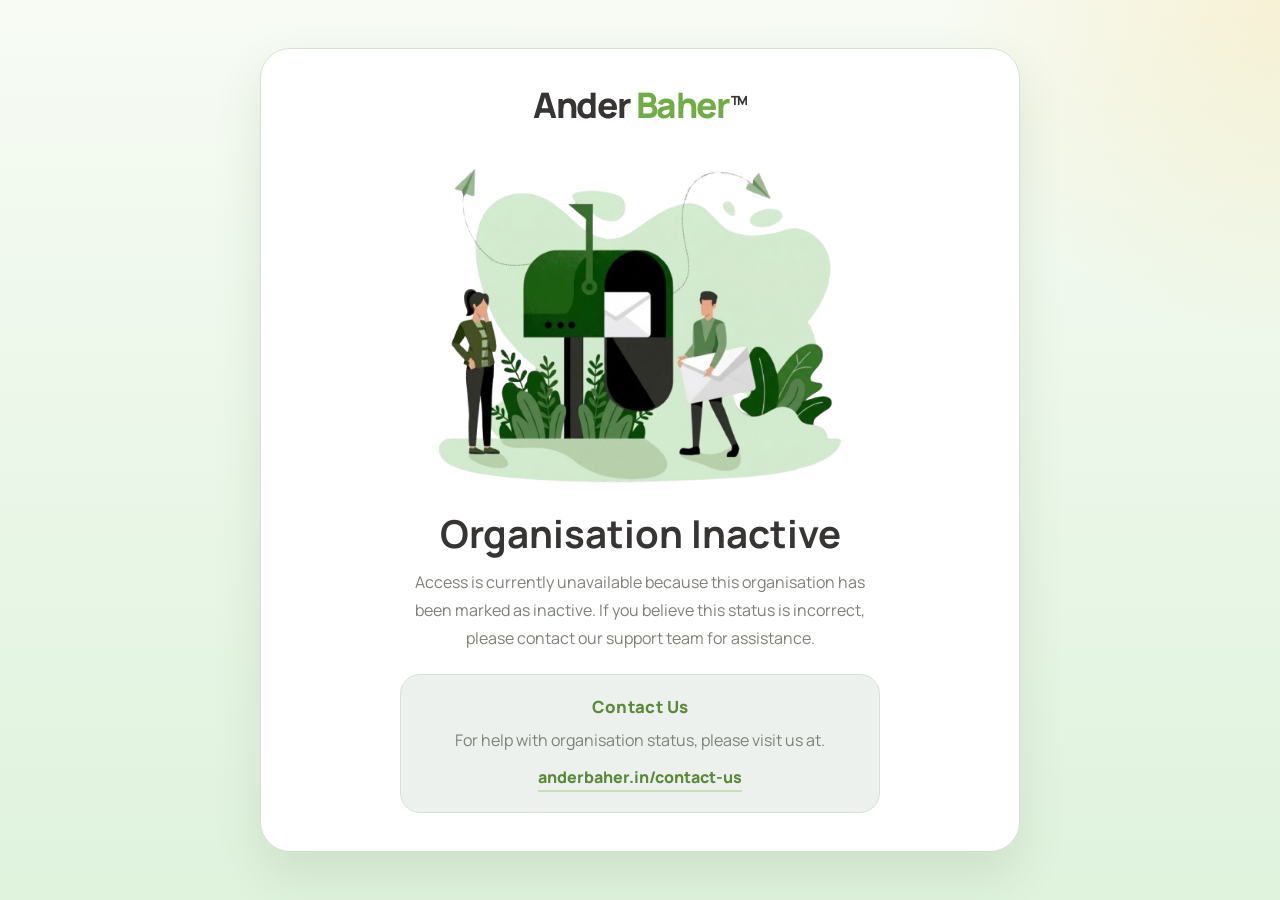
<file: ab-attendance/help/contact-us-org-inactive.html>
<!doctype html>
<html lang="en">
<head>
  <meta charset="utf-8" />
  <meta name="viewport" content="width=device-width, initial-scale=1" />
  <title>Contact Us | Organisation Inactive | Ander Baher™</title>
  <meta
    name="description"
    content="Support page for organisations that are currently inactive in Ander Baher™."
  />
  <link rel="preconnect" href="https://fonts.googleapis.com" />
  <link rel="preconnect" href="https://fonts.gstatic.com" crossorigin />
  <link
    href="https://fonts.googleapis.com/css2?family=Manrope:wght@500;700;800&display=swap"
    rel="stylesheet"
  />
  <link rel="stylesheet" href="./contact-us.css" />
</head>
<body>
  <main class="page">
    <section class="card">
      <div class="brand">
        <span class="brand-wordmark">Ander <span class="brand-baher">Baher</span><sup>TM</sup></span>
      </div>
      <div class="art">
        <img
          src="./assets/contact-us-image.png"
          alt="Illustration of people near a mailbox and support letters"
        />
      </div>
      <h1>Organisation Inactive</h1>
      <p class="error-text">
        Access is currently unavailable because this organisation has been marked as inactive.
        If you believe this status is incorrect, please contact our support team for assistance.
      </p>
      <a class="contact-block contact-link-block" href="https://anderbaher.in/contact-us/">
        <p class="contact-title">Contact Us</p>
        <p class="contact-copy">
          For help with organisation status, please visit us at.
        </p>
        <span class="email-link">
          anderbaher.in/contact-us
        </span>
      </a>
    </section>
  </main>
</body>
</html>
</file>
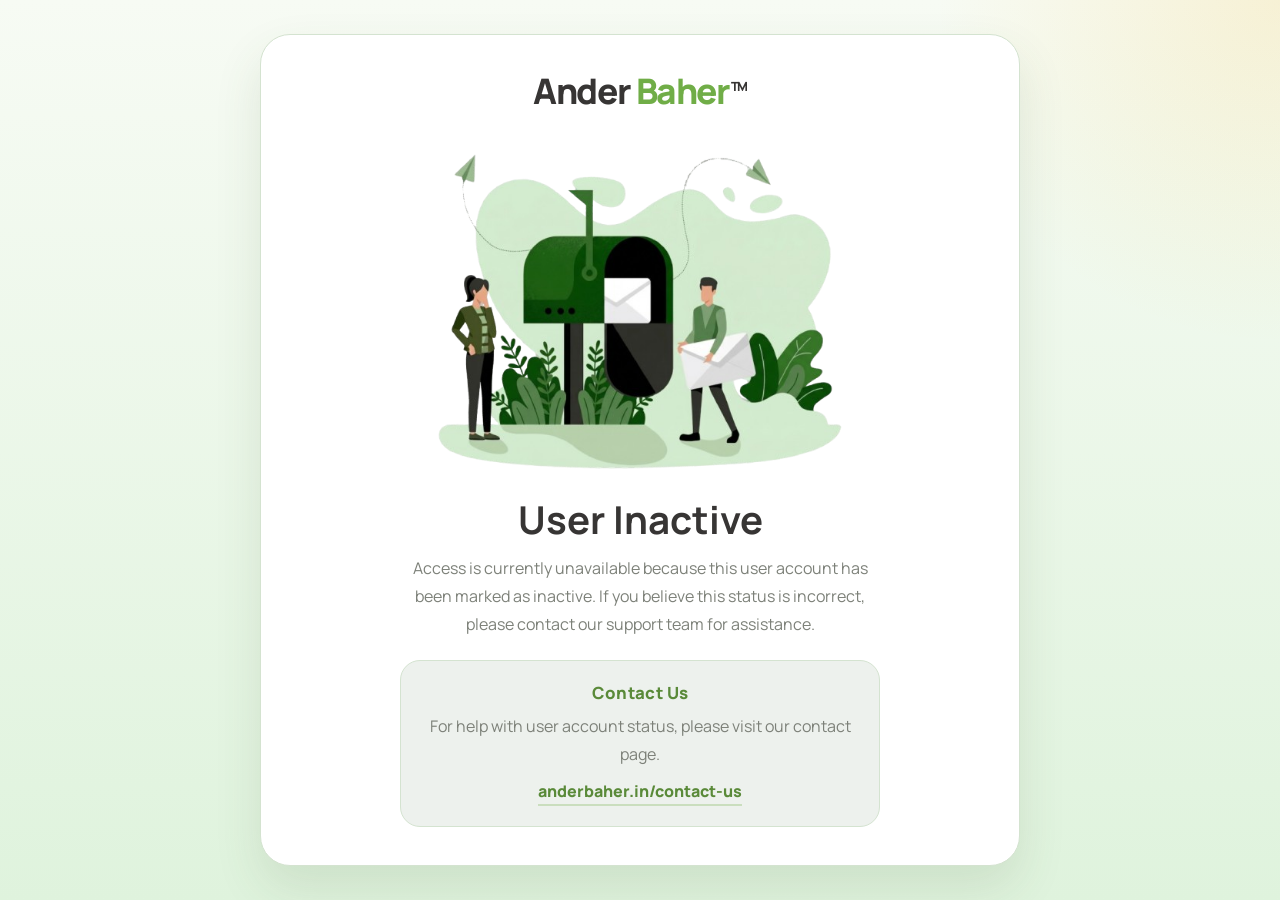
<file: ab-attendance/help/contact-us-user-inactive.html>
<!doctype html>
<html lang="en">
<head>
  <meta charset="utf-8" />
  <meta name="viewport" content="width=device-width, initial-scale=1" />
  <title>Contact Us | User Inactive | Ander Baher™</title>
  <meta
    name="description"
    content="Support page for users whose Ander Baher™ account is currently inactive."
  />
  <link rel="preconnect" href="https://fonts.googleapis.com" />
  <link rel="preconnect" href="https://fonts.gstatic.com" crossorigin />
  <link
    href="https://fonts.googleapis.com/css2?family=Manrope:wght@500;700;800&display=swap"
    rel="stylesheet"
  />
  <link rel="stylesheet" href="./contact-us.css" />
</head>
<body>
  <main class="page">
    <section class="card">
      <div class="brand">
        <span class="brand-wordmark">Ander <span class="brand-baher">Baher</span><sup>TM</sup></span>
      </div>
      <div class="art">
        <img
          src="./assets/contact-us-image.png"
          alt="Illustration of people near a mailbox and support letters"
        />
      </div>
      <h1>User Inactive</h1>
      <p class="error-text">
        Access is currently unavailable because this user account has been marked as inactive.
        If you believe this status is incorrect, please contact our support team for assistance.
      </p>
      <a class="contact-block contact-link-block" href="https://anderbaher.in/contact-us/">
        <p class="contact-title">Contact Us</p>
        <p class="contact-copy">
          For help with user account status, please visit our contact page.
        </p>
        <span class="email-link">
          anderbaher.in/contact-us
        </span>
      </a>
    </section>
  </main>
</body>
</html>
</file>
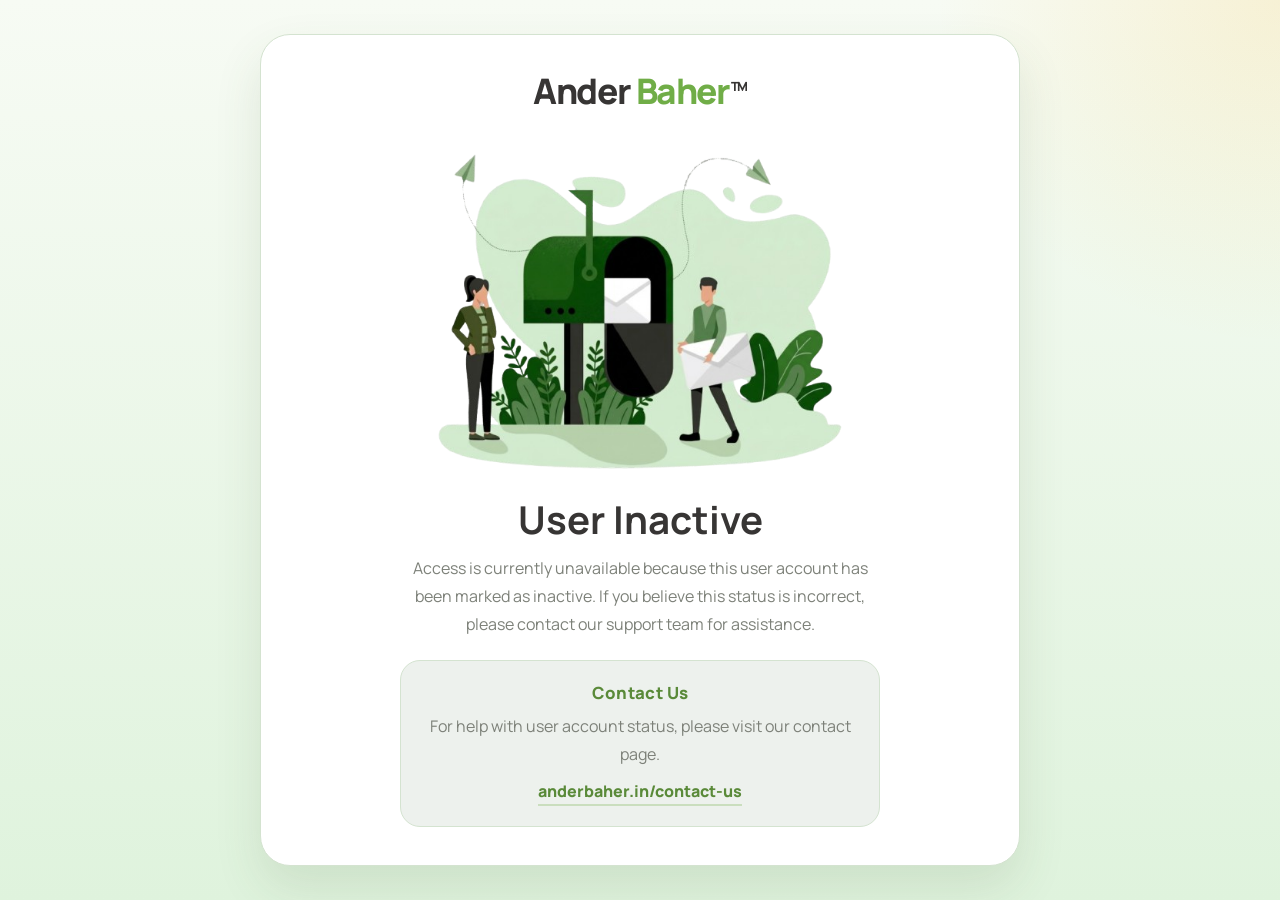
<file: ab-attendance/help/contact-us-user.html>
<!doctype html>
<html lang="en">
<head>
  <meta charset="utf-8" />
  <meta name="viewport" content="width=device-width, initial-scale=1" />
  <title id="page-title">Contact Us | User Inactive | Ander Baher™</title>
  <meta
    id="page-description"
    name="description"
    content="Support page for users whose Ander Baher™ account is currently inactive."
  />
  <link rel="preconnect" href="https://fonts.googleapis.com" />
  <link rel="preconnect" href="https://fonts.gstatic.com" crossorigin />
  <link
    href="https://fonts.googleapis.com/css2?family=Manrope:wght@500;700;800&display=swap"
    rel="stylesheet"
  />
  <link rel="stylesheet" href="./contact-us.css" />
</head>
<body>
  <main class="page">
    <section class="card">
      <div class="brand">
        <span class="brand-wordmark">Ander <span class="brand-baher">Baher</span><sup>TM</sup></span>
      </div>
      <div class="art">
        <img
          src="./assets/contact-us-image.png"
          alt="Illustration of people near a mailbox and support letters"
        />
      </div>
      <h1 id="issue-title">User Inactive</h1>
      <p id="issue-message" class="error-text">
        Access is currently unavailable because this user account has been marked as inactive.
        If you believe this status is incorrect, please contact our support team for assistance.
      </p>
      <a class="contact-block contact-link-block" href="https://anderbaher.in/contact-us/">
        <p class="contact-title">Contact Us</p>
        <p id="contact-copy" class="contact-copy">
          For help with user account status, please visit our contact page.
        </p>
        <span class="email-link">
          anderbaher.in/contact-us
        </span>
      </a>
    </section>
  </main>
  <script>
    (function () {
      var reason = new URLSearchParams(window.location.search).get('reason') || 'inactive';

      var contentByReason = {
        inactive: {
          title: 'Contact Us | User Inactive | Ander Baher™',
          description: 'Support page for users whose Ander Baher™ account is currently inactive.',
          heading: 'User Inactive',
          message:
            'Access is currently unavailable because this user account has been marked as inactive. If you believe this status is incorrect, please contact our support team for assistance.',
          contactCopy: 'For help with user account status, please visit our contact page.'
        },
        'not-found': {
          title: 'Contact Us | User Not Found | Ander Baher™',
          description: 'Support page for users whose Ander Baher™ account could not be found.',
          heading: 'User Not Found',
          message:
            'Access is currently unavailable because we could not find a user account matching the details provided. If you believe this is incorrect, please contact our support team for assistance.',
          contactCopy: 'For help with missing user account records, please visit our contact page.'
        }
      };

      var selected = contentByReason[reason] || contentByReason.inactive;

      document.title = selected.title;
      document.getElementById('page-title').textContent = selected.title;
      document.getElementById('page-description').setAttribute('content', selected.description);
      document.getElementById('issue-title').textContent = selected.heading;
      document.getElementById('issue-message').textContent = selected.message;
      document.getElementById('contact-copy').textContent = selected.contactCopy;
    })();
  </script>
</body>
</html>
</file>
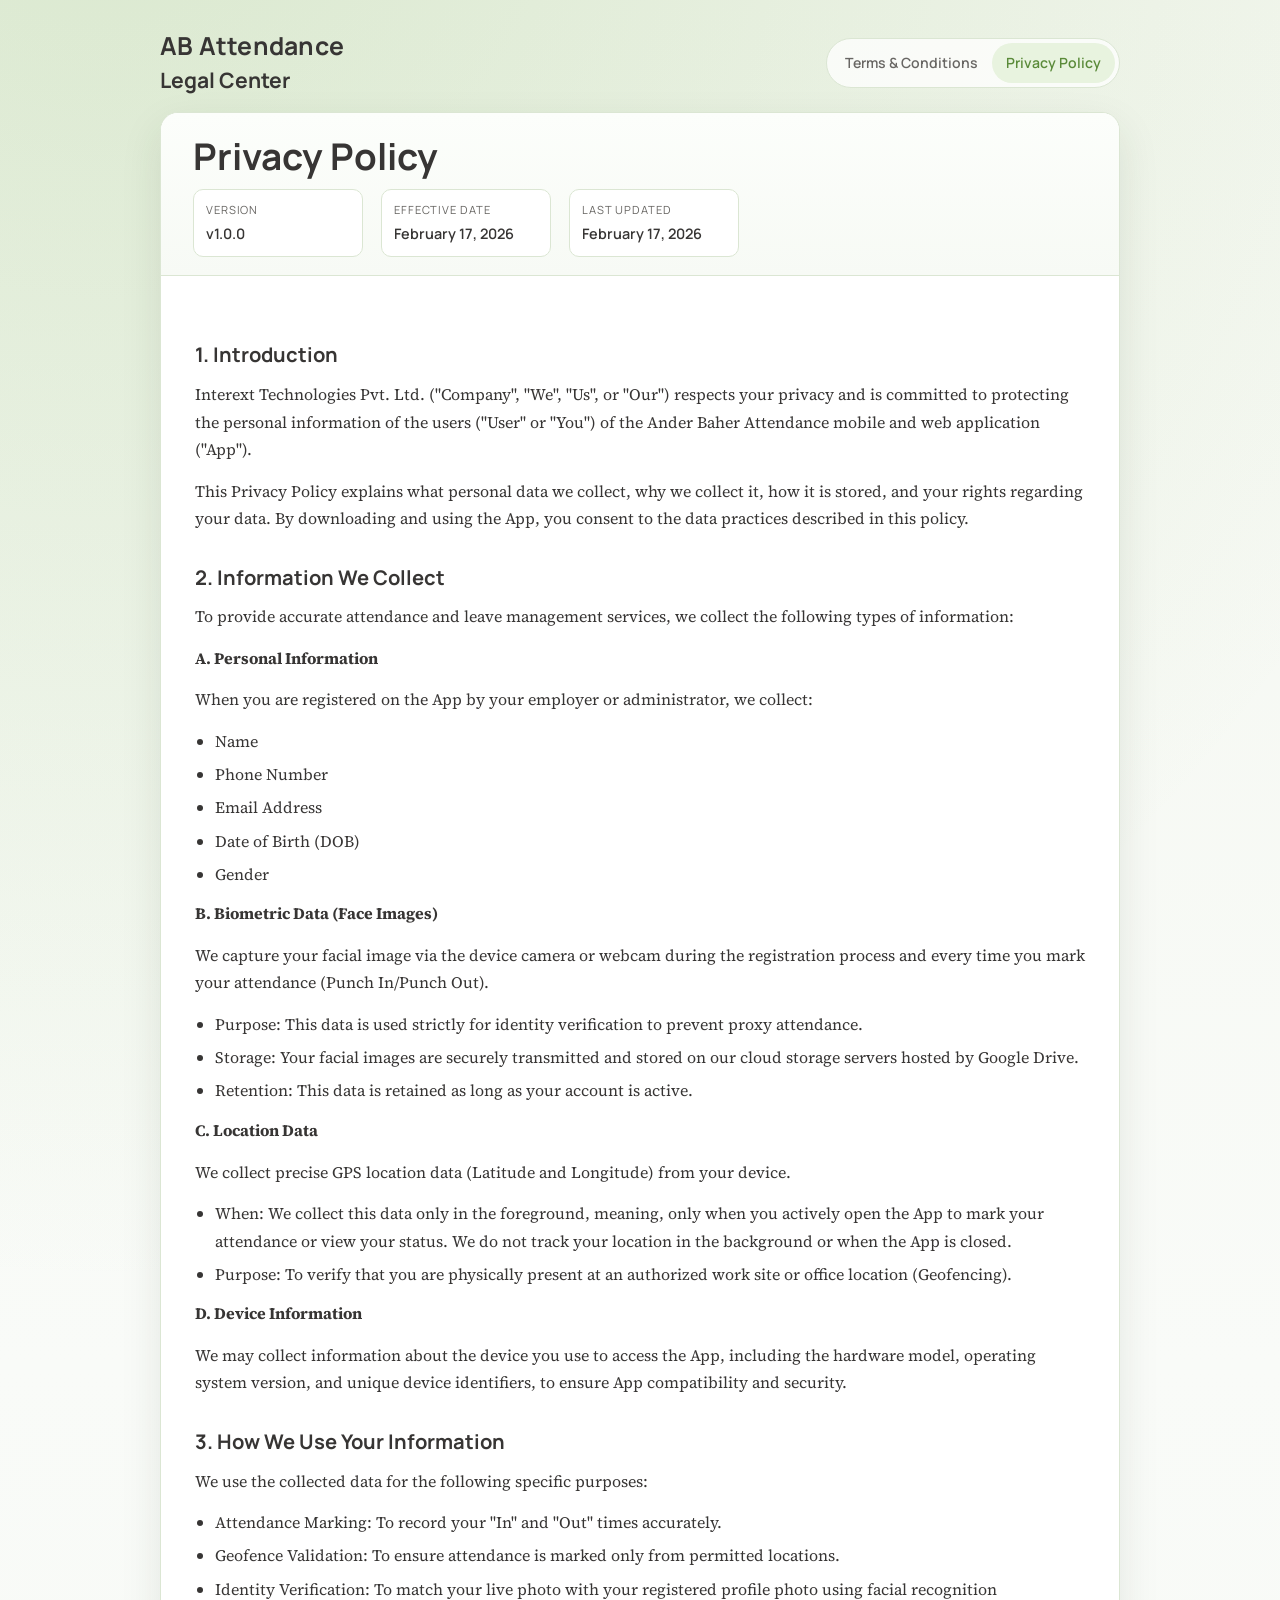
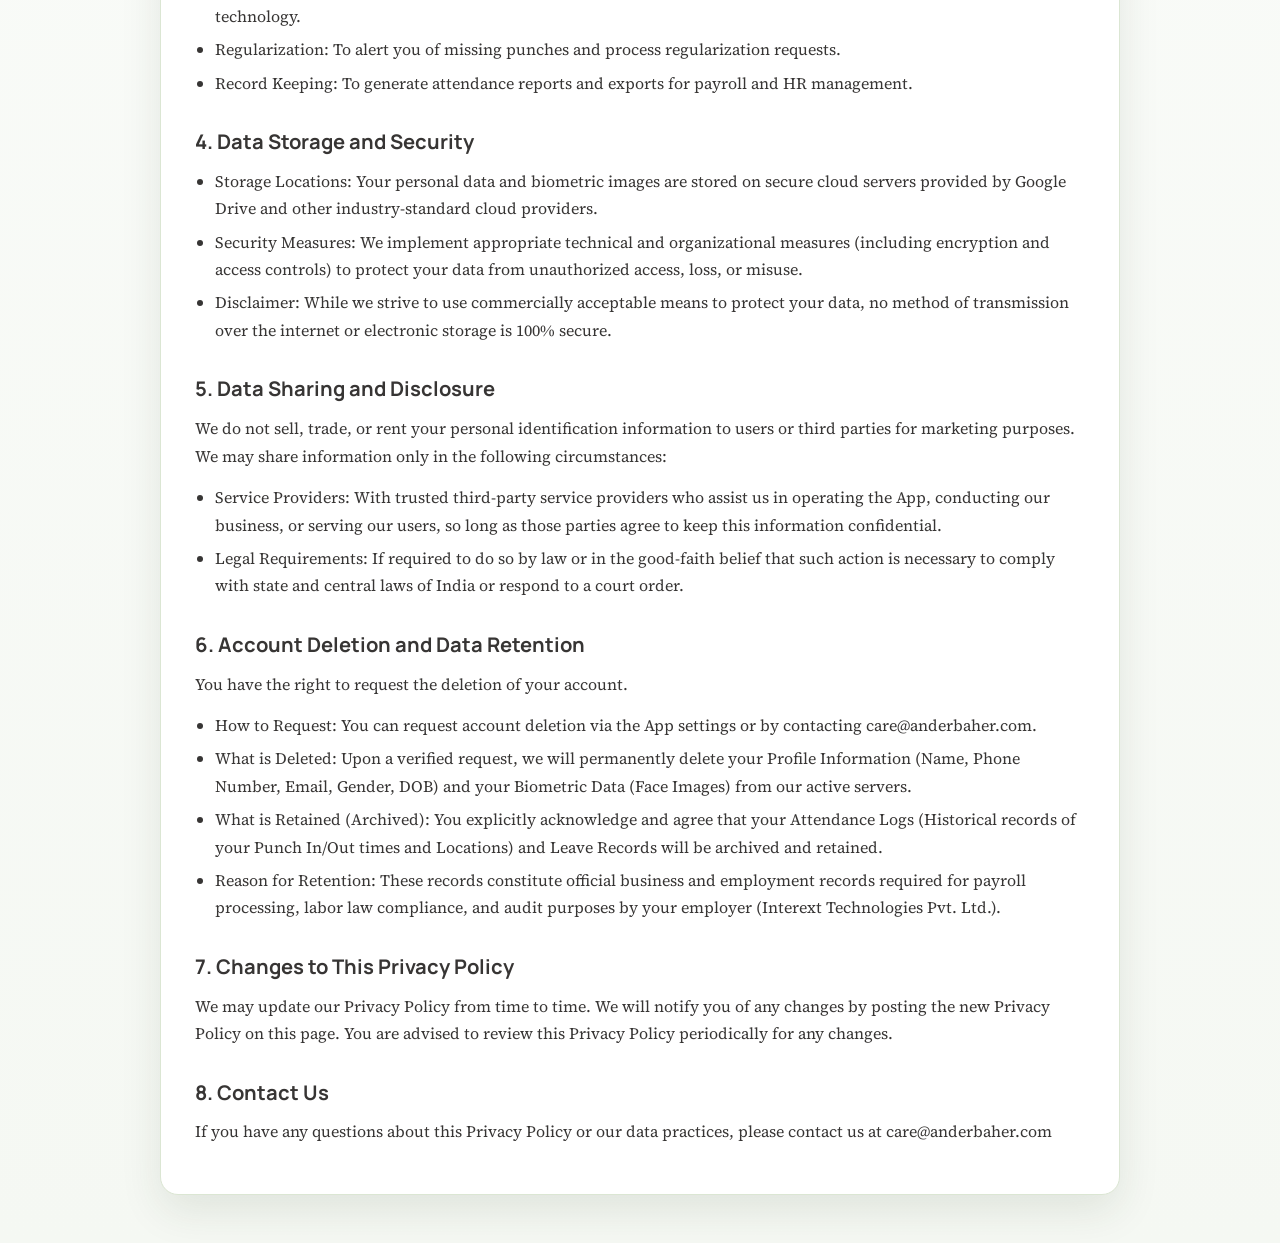
<file: ab-attendance/legal/privacy-policy.html>
﻿<!doctype html>
<html lang="en">
<head>
  <meta charset="utf-8" />
  <meta name="viewport" content="width=device-width, initial-scale=1" />
  <title>AB Attendance Privacy Policy</title>
  <meta name="description" content="Privacy Policy for AB Attendance" />
  <link rel="preconnect" href="https://fonts.googleapis.com" />
  <link rel="preconnect" href="https://fonts.gstatic.com" crossorigin />
  <link href="https://fonts.googleapis.com/css2?family=Manrope:wght@500;600;700&family=Source+Serif+4:opsz,wght@8..60,400;8..60,500;8..60,600&display=swap" rel="stylesheet" />
  <link rel="stylesheet" href="./styles.css" />
</head>
<body>
  <main class="site-shell">
    <header class="top-bar">
      <div class="brand-block">
        <span class="brand-name">AB Attendance</span>
        <span class="page-tag">Legal Center</span>
      </div>
      <nav class="tab-nav" aria-label="Legal pages">
        <a href="./terms-and-conditions.html">Terms & Conditions</a>
        <a href="./privacy-policy.html" aria-current="page">Privacy Policy</a>
      </nav>
    </header>

    <article class="legal-card">
      <section class="legal-head">
        <h1>Privacy Policy</h1>
        <div class="meta-row" aria-label="Document details">
          <div>
            <span class="meta-label">Version</span>
            <span class="meta-value">v1.0.0</span>
          </div>
          <div>
            <span class="meta-label">Effective Date</span>
            <span class="meta-value">February 17, 2026</span>
          </div>
          <div>
            <span class="meta-label">Last Updated</span>
            <span class="meta-value">February 17, 2026</span>
          </div>
        </div>
      </section>

      <section class="legal-body">
        <h2>1. Introduction</h2>
        <p>
          Interext Technologies Pvt. Ltd. ("Company", "We", "Us", or "Our") respects your privacy and is committed to protecting the personal information of the users ("User" or "You") of the Ander Baher Attendance mobile and web application ("App").
        </p>
        <p>
          This Privacy Policy explains what personal data we collect, why we collect it, how it is stored, and your rights regarding your data. By downloading and using the App, you consent to the data practices described in this policy.
        </p>

        <h2>2. Information We Collect</h2>
        <p>To provide accurate attendance and leave management services, we collect the following types of information:</p>

        <p><strong>A. Personal Information</strong></p>
        <p>When you are registered on the App by your employer or administrator, we collect:</p>
        <ul>
          <li>Name</li>
          <li>Phone Number</li>
          <li>Email Address</li>
          <li>Date of Birth (DOB)</li>
          <li>Gender</li>
        </ul>

        <p><strong>B. Biometric Data (Face Images)</strong></p>
        <p>
          We capture your facial image via the device camera or webcam during the registration process and every time you mark your attendance (Punch In/Punch Out).
        </p>
        <ul>
          <li>Purpose: This data is used strictly for identity verification to prevent proxy attendance.</li>
          <li>Storage: Your facial images are securely transmitted and stored on our cloud storage servers hosted by Google Drive.</li>
          <li>Retention: This data is retained as long as your account is active.</li>
        </ul>

        <p><strong>C. Location Data</strong></p>
        <p>We collect precise GPS location data (Latitude and Longitude) from your device.</p>
        <ul>
          <li>When: We collect this data only in the foreground, meaning, only when you actively open the App to mark your attendance or view your status. We do not track your location in the background or when the App is closed.</li>
          <li>Purpose: To verify that you are physically present at an authorized work site or office location (Geofencing).</li>
        </ul>

        <p><strong>D. Device Information</strong></p>
        <p>
          We may collect information about the device you use to access the App, including the hardware model, operating system version, and unique device identifiers, to ensure App compatibility and security.
        </p>

        <h2>3. How We Use Your Information</h2>
        <p>We use the collected data for the following specific purposes:</p>
        <ul>
          <li>Attendance Marking: To record your "In" and "Out" times accurately.</li>
          <li>Geofence Validation: To ensure attendance is marked only from permitted locations.</li>
          <li>Identity Verification: To match your live photo with your registered profile photo using facial recognition technology.</li>
          <li>Regularization: To alert you of missing punches and process regularization requests.</li>
          <li>Record Keeping: To generate attendance reports and exports for payroll and HR management.</li>
        </ul>

        <h2>4. Data Storage and Security</h2>
        <ul>
          <li>Storage Locations: Your personal data and biometric images are stored on secure cloud servers provided by Google Drive and other industry-standard cloud providers.</li>
          <li>Security Measures: We implement appropriate technical and organizational measures (including encryption and access controls) to protect your data from unauthorized access, loss, or misuse.</li>
          <li>Disclaimer: While we strive to use commercially acceptable means to protect your data, no method of transmission over the internet or electronic storage is 100% secure.</li>
        </ul>

        <h2>5. Data Sharing and Disclosure</h2>
        <p>
          We do not sell, trade, or rent your personal identification information to users or third parties for marketing purposes. We may share information only in the following circumstances:
        </p>
        <ul>
          <li>Service Providers: With trusted third-party service providers who assist us in operating the App, conducting our business, or serving our users, so long as those parties agree to keep this information confidential.</li>
          <li>Legal Requirements: If required to do so by law or in the good-faith belief that such action is necessary to comply with state and central laws of India or respond to a court order.</li>
        </ul>

        <h2>6. Account Deletion and Data Retention</h2>
        <p>You have the right to request the deletion of your account.</p>
        <ul>
          <li>How to Request: You can request account deletion via the App settings or by contacting care@anderbaher.com.</li>
          <li>What is Deleted: Upon a verified request, we will permanently delete your Profile Information (Name, Phone Number, Email, Gender, DOB) and your Biometric Data (Face Images) from our active servers.</li>
          <li>What is Retained (Archived): You explicitly acknowledge and agree that your Attendance Logs (Historical records of your Punch In/Out times and Locations) and Leave Records will be archived and retained.</li>
          <li>Reason for Retention: These records constitute official business and employment records required for payroll processing, labor law compliance, and audit purposes by your employer (Interext Technologies Pvt. Ltd.).</li>
        </ul>

        <h2>7. Changes to This Privacy Policy</h2>
        <p>
          We may update our Privacy Policy from time to time. We will notify you of any changes by posting the new Privacy Policy on this page. You are advised to review this Privacy Policy periodically for any changes.
        </p>

        <h2>8. Contact Us</h2>
        <p>
          If you have any questions about this Privacy Policy or our data practices, please contact us at care@anderbaher.com
        </p>
      </section>
    </article>
  </main>
</body>
</html>
</file>
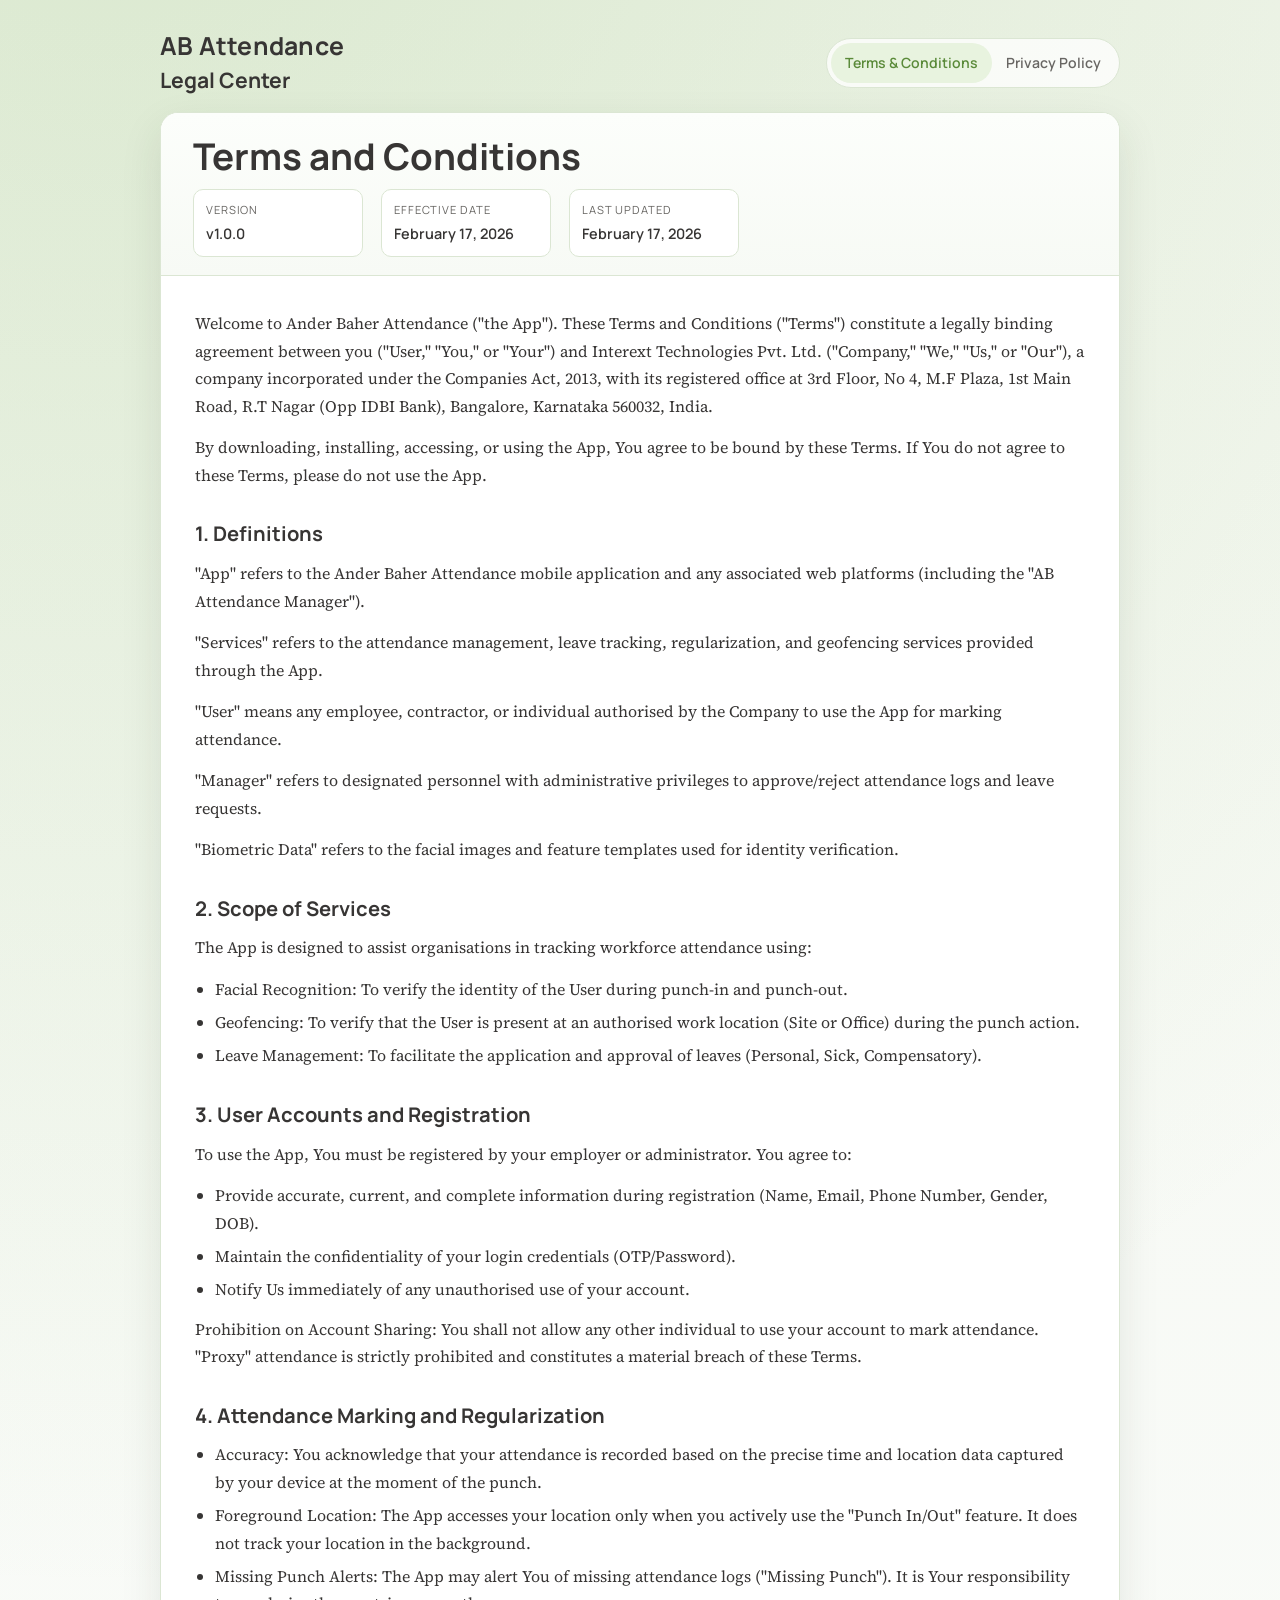
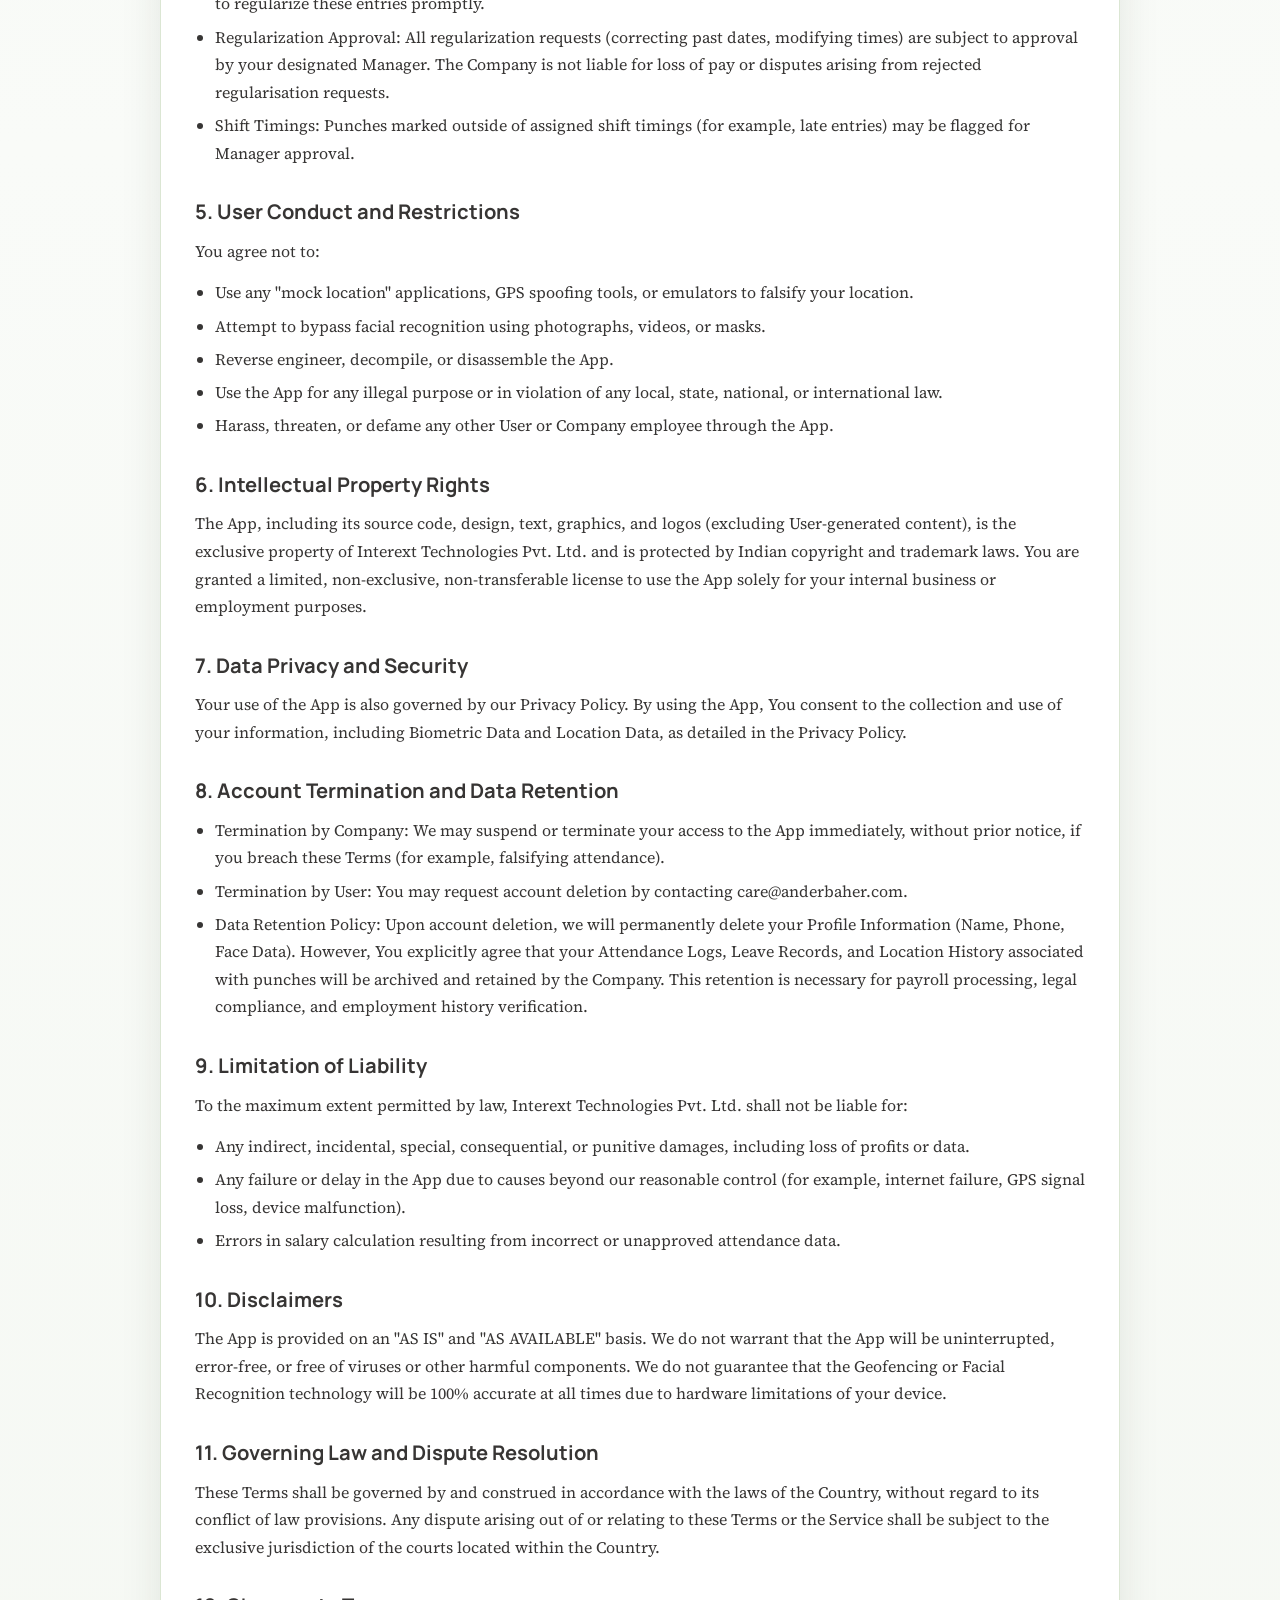
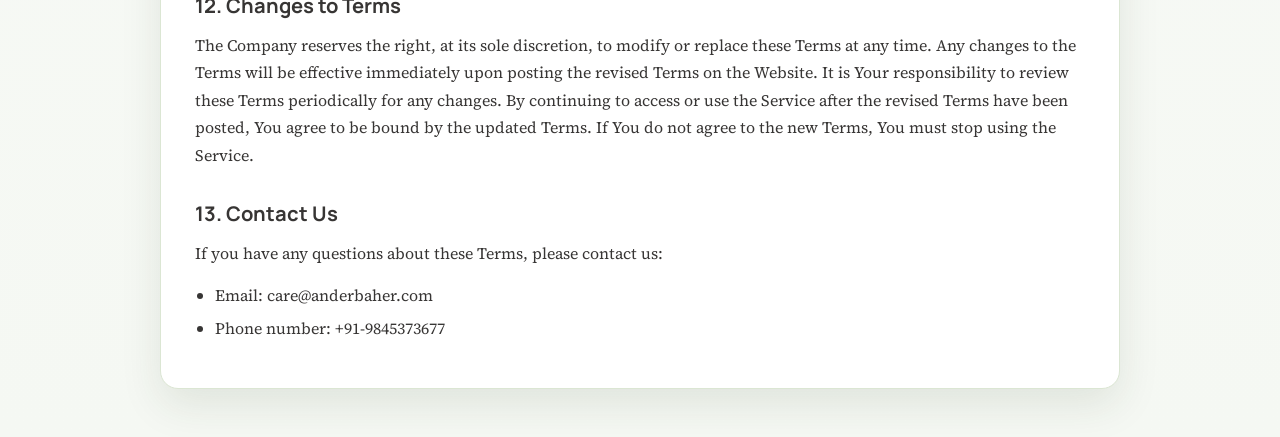
<file: ab-attendance/legal/terms-and-conditions.html>
﻿<!doctype html>
<html lang="en">
<head>
  <meta charset="utf-8" />
  <meta name="viewport" content="width=device-width, initial-scale=1" />
  <title>AB Attendance Terms and Conditions</title>
  <meta name="description" content="Terms and Conditions for AB Attendance" />
  <link rel="preconnect" href="https://fonts.googleapis.com" />
  <link rel="preconnect" href="https://fonts.gstatic.com" crossorigin />
  <link href="https://fonts.googleapis.com/css2?family=Manrope:wght@500;600;700&family=Source+Serif+4:opsz,wght@8..60,400;8..60,500;8..60,600&display=swap" rel="stylesheet" />
  <link rel="stylesheet" href="./styles.css" />
</head>
<body>
  <main class="site-shell">
    <header class="top-bar">
      <div class="brand-block">
        <span class="brand-name">AB Attendance</span>
        <span class="page-tag">Legal Center</span>
      </div>
      <nav class="tab-nav" aria-label="Legal pages">
        <a href="./terms-and-conditions.html" aria-current="page">Terms & Conditions</a>
        <a href="./privacy-policy.html">Privacy Policy</a>
      </nav>
    </header>

    <article class="legal-card">
      <section class="legal-head">
        <h1>Terms and Conditions</h1>
        <div class="meta-row" aria-label="Document details">
          <div>
            <span class="meta-label">Version</span>
            <span class="meta-value">v1.0.0</span>
          </div>
          <div>
            <span class="meta-label">Effective Date</span>
            <span class="meta-value">February 17, 2026</span>
          </div>
          <div>
            <span class="meta-label">Last Updated</span>
            <span class="meta-value">February 17, 2026</span>
          </div>
        </div>
      </section>

      <section class="legal-body">
        <p>
          Welcome to Ander Baher Attendance ("the App"). These Terms and Conditions ("Terms") constitute a legally binding agreement between you ("User," "You," or "Your") and Interext Technologies Pvt. Ltd. ("Company," "We," "Us," or "Our"), a company incorporated under the Companies Act, 2013, with its registered office at 3rd Floor, No 4, M.F Plaza, 1st Main Road, R.T Nagar (Opp IDBI Bank), Bangalore, Karnataka 560032, India.
        </p>
        <p>
          By downloading, installing, accessing, or using the App, You agree to be bound by these Terms. If You do not agree to these Terms, please do not use the App.
        </p>

        <h2>1. Definitions</h2>
        <p>
          "App" refers to the Ander Baher Attendance mobile application and any associated web platforms (including the "AB Attendance Manager").
        </p>
        <p>
          "Services" refers to the attendance management, leave tracking, regularization, and geofencing services provided through the App.
        </p>
        <p>
          "User" means any employee, contractor, or individual authorised by the Company to use the App for marking attendance.
        </p>
        <p>
          "Manager" refers to designated personnel with administrative privileges to approve/reject attendance logs and leave requests.
        </p>
        <p>
          "Biometric Data" refers to the facial images and feature templates used for identity verification.
        </p>

        <h2>2. Scope of Services</h2>
        <p>The App is designed to assist organisations in tracking workforce attendance using:</p>
        <ul>
          <li>Facial Recognition: To verify the identity of the User during punch-in and punch-out.</li>
          <li>Geofencing: To verify that the User is present at an authorised work location (Site or Office) during the punch action.</li>
          <li>Leave Management: To facilitate the application and approval of leaves (Personal, Sick, Compensatory).</li>
        </ul>

        <h2>3. User Accounts and Registration</h2>
        <p>To use the App, You must be registered by your employer or administrator. You agree to:</p>
        <ul>
          <li>Provide accurate, current, and complete information during registration (Name, Email, Phone Number, Gender, DOB).</li>
          <li>Maintain the confidentiality of your login credentials (OTP/Password).</li>
          <li>Notify Us immediately of any unauthorised use of your account.</li>
        </ul>
        <p>
          Prohibition on Account Sharing: You shall not allow any other individual to use your account to mark attendance. "Proxy" attendance is strictly prohibited and constitutes a material breach of these Terms.
        </p>

        <h2>4. Attendance Marking and Regularization</h2>
        <ul>
          <li>Accuracy: You acknowledge that your attendance is recorded based on the precise time and location data captured by your device at the moment of the punch.</li>
          <li>Foreground Location: The App accesses your location only when you actively use the "Punch In/Out" feature. It does not track your location in the background.</li>
          <li>Missing Punch Alerts: The App may alert You of missing attendance logs ("Missing Punch"). It is Your responsibility to regularize these entries promptly.</li>
          <li>Regularization Approval: All regularization requests (correcting past dates, modifying times) are subject to approval by your designated Manager. The Company is not liable for loss of pay or disputes arising from rejected regularisation requests.</li>
          <li>Shift Timings: Punches marked outside of assigned shift timings (for example, late entries) may be flagged for Manager approval.</li>
        </ul>

        <h2>5. User Conduct and Restrictions</h2>
        <p>You agree not to:</p>
        <ul>
          <li>Use any "mock location" applications, GPS spoofing tools, or emulators to falsify your location.</li>
          <li>Attempt to bypass facial recognition using photographs, videos, or masks.</li>
          <li>Reverse engineer, decompile, or disassemble the App.</li>
          <li>Use the App for any illegal purpose or in violation of any local, state, national, or international law.</li>
          <li>Harass, threaten, or defame any other User or Company employee through the App.</li>
        </ul>

        <h2>6. Intellectual Property Rights</h2>
        <p>
          The App, including its source code, design, text, graphics, and logos (excluding User-generated content), is the exclusive property of Interext Technologies Pvt. Ltd. and is protected by Indian copyright and trademark laws. You are granted a limited, non-exclusive, non-transferable license to use the App solely for your internal business or employment purposes.
        </p>

        <h2>7. Data Privacy and Security</h2>
        <p>
          Your use of the App is also governed by our Privacy Policy. By using the App, You consent to the collection and use of your information, including Biometric Data and Location Data, as detailed in the Privacy Policy.
        </p>

        <h2>8. Account Termination and Data Retention</h2>
        <ul>
          <li>Termination by Company: We may suspend or terminate your access to the App immediately, without prior notice, if you breach these Terms (for example, falsifying attendance).</li>
          <li>Termination by User: You may request account deletion by contacting care@anderbaher.com.</li>
          <li>Data Retention Policy: Upon account deletion, we will permanently delete your Profile Information (Name, Phone, Face Data). However, You explicitly agree that your Attendance Logs, Leave Records, and Location History associated with punches will be archived and retained by the Company. This retention is necessary for payroll processing, legal compliance, and employment history verification.</li>
        </ul>

        <h2>9. Limitation of Liability</h2>
        <p>To the maximum extent permitted by law, Interext Technologies Pvt. Ltd. shall not be liable for:</p>
        <ul>
          <li>Any indirect, incidental, special, consequential, or punitive damages, including loss of profits or data.</li>
          <li>Any failure or delay in the App due to causes beyond our reasonable control (for example, internet failure, GPS signal loss, device malfunction).</li>
          <li>Errors in salary calculation resulting from incorrect or unapproved attendance data.</li>
        </ul>

        <h2>10. Disclaimers</h2>
        <p>
          The App is provided on an "AS IS" and "AS AVAILABLE" basis. We do not warrant that the App will be uninterrupted, error-free, or free of viruses or other harmful components. We do not guarantee that the Geofencing or Facial Recognition technology will be 100% accurate at all times due to hardware limitations of your device.
        </p>

        <h2>11. Governing Law and Dispute Resolution</h2>
        <p>
          These Terms shall be governed by and construed in accordance with the laws of the Country, without regard to its conflict of law provisions. Any dispute arising out of or relating to these Terms or the Service shall be subject to the exclusive jurisdiction of the courts located within the Country.
        </p>

        <h2>12. Changes to Terms</h2>
        <p>
          The Company reserves the right, at its sole discretion, to modify or replace these Terms at any time. Any changes to the Terms will be effective immediately upon posting the revised Terms on the Website. It is Your responsibility to review these Terms periodically for any changes. By continuing to access or use the Service after the revised Terms have been posted, You agree to be bound by the updated Terms. If You do not agree to the new Terms, You must stop using the Service.
        </p>

        <h2>13. Contact Us</h2>
        <p>If you have any questions about these Terms, please contact us:</p>
        <ul>
          <li>Email: care@anderbaher.com</li>
          <li>Phone number: +91-9845373677</li>
        </ul>
      </section>
    </article>
  </main>
</body>
</html>
</file>
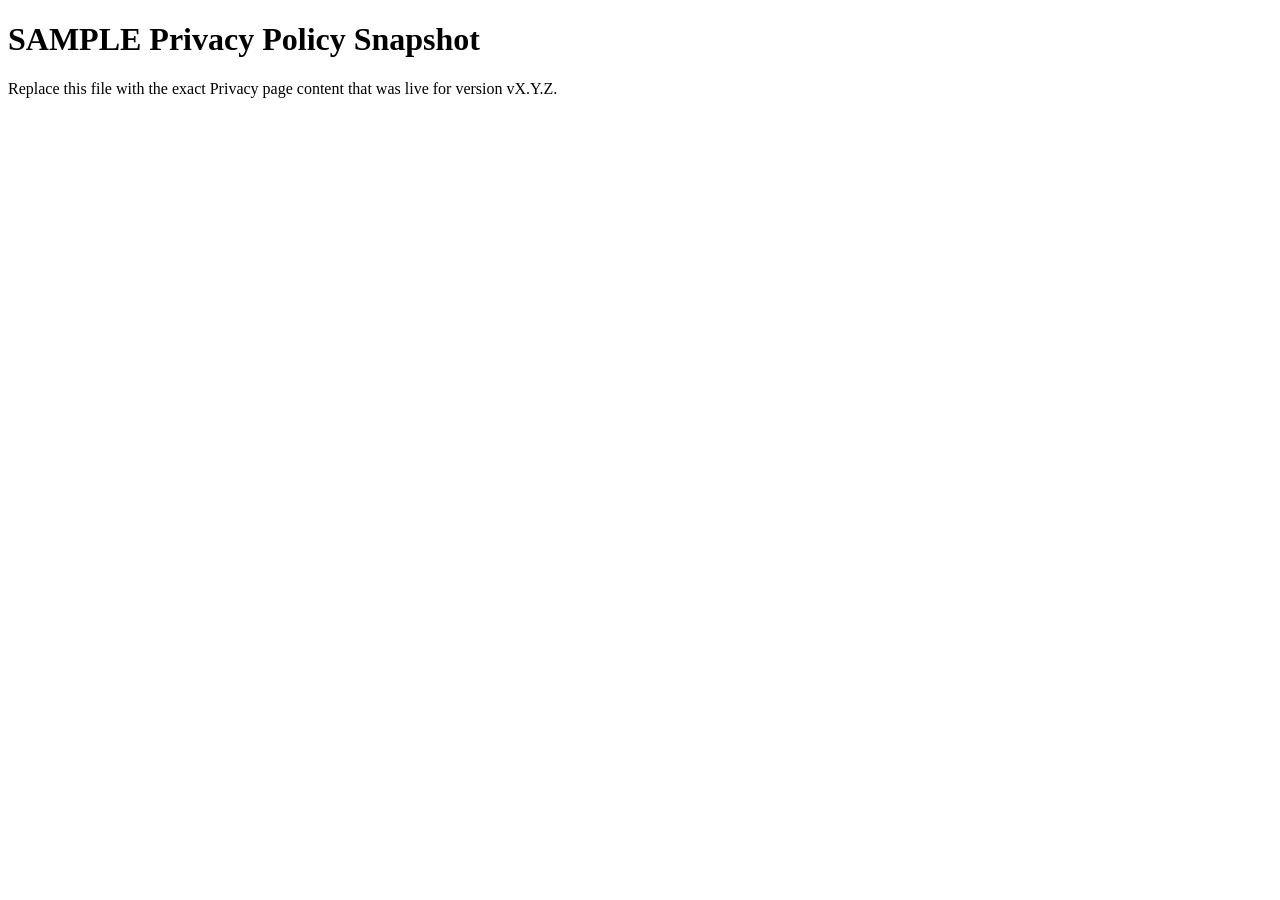
<file: ab-attendance/legal/archive/sample-next-version/privacy-policy.sample.html>
﻿<!-- SAMPLE FILE: Replace with actual Privacy HTML snapshot for the new release -->
<!-- Suggested path after copy: docs/privacy/archive/vX.Y.Z/privacy-policy.html -->
<!doctype html>
<html>
<head><meta charset="utf-8" /><title>SAMPLE Privacy Snapshot</title></head>
<body>
  <h1>SAMPLE Privacy Policy Snapshot</h1>
  <p>Replace this file with the exact Privacy page content that was live for version vX.Y.Z.</p>
</body>
</html>
</file>
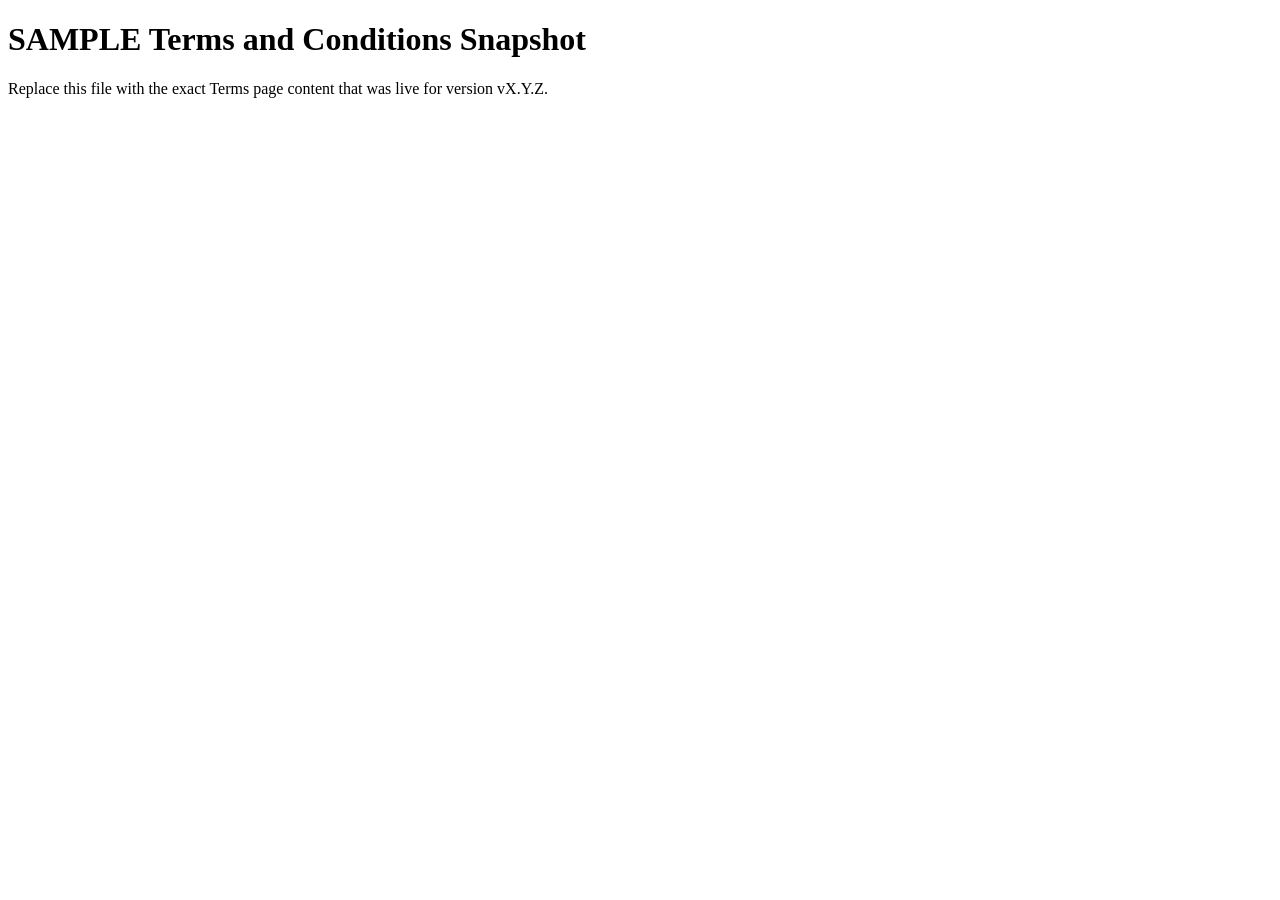
<file: ab-attendance/legal/archive/sample-next-version/terms-and-conditions.sample.html>
﻿<!-- SAMPLE FILE: Replace with actual Terms HTML snapshot for the new release -->
<!-- Suggested path after copy: docs/privacy/archive/vX.Y.Z/terms-and-conditions.html -->
<!doctype html>
<html>
<head><meta charset="utf-8" /><title>SAMPLE Terms Snapshot</title></head>
<body>
  <h1>SAMPLE Terms and Conditions Snapshot</h1>
  <p>Replace this file with the exact Terms page content that was live for version vX.Y.Z.</p>
</body>
</html>
</file>
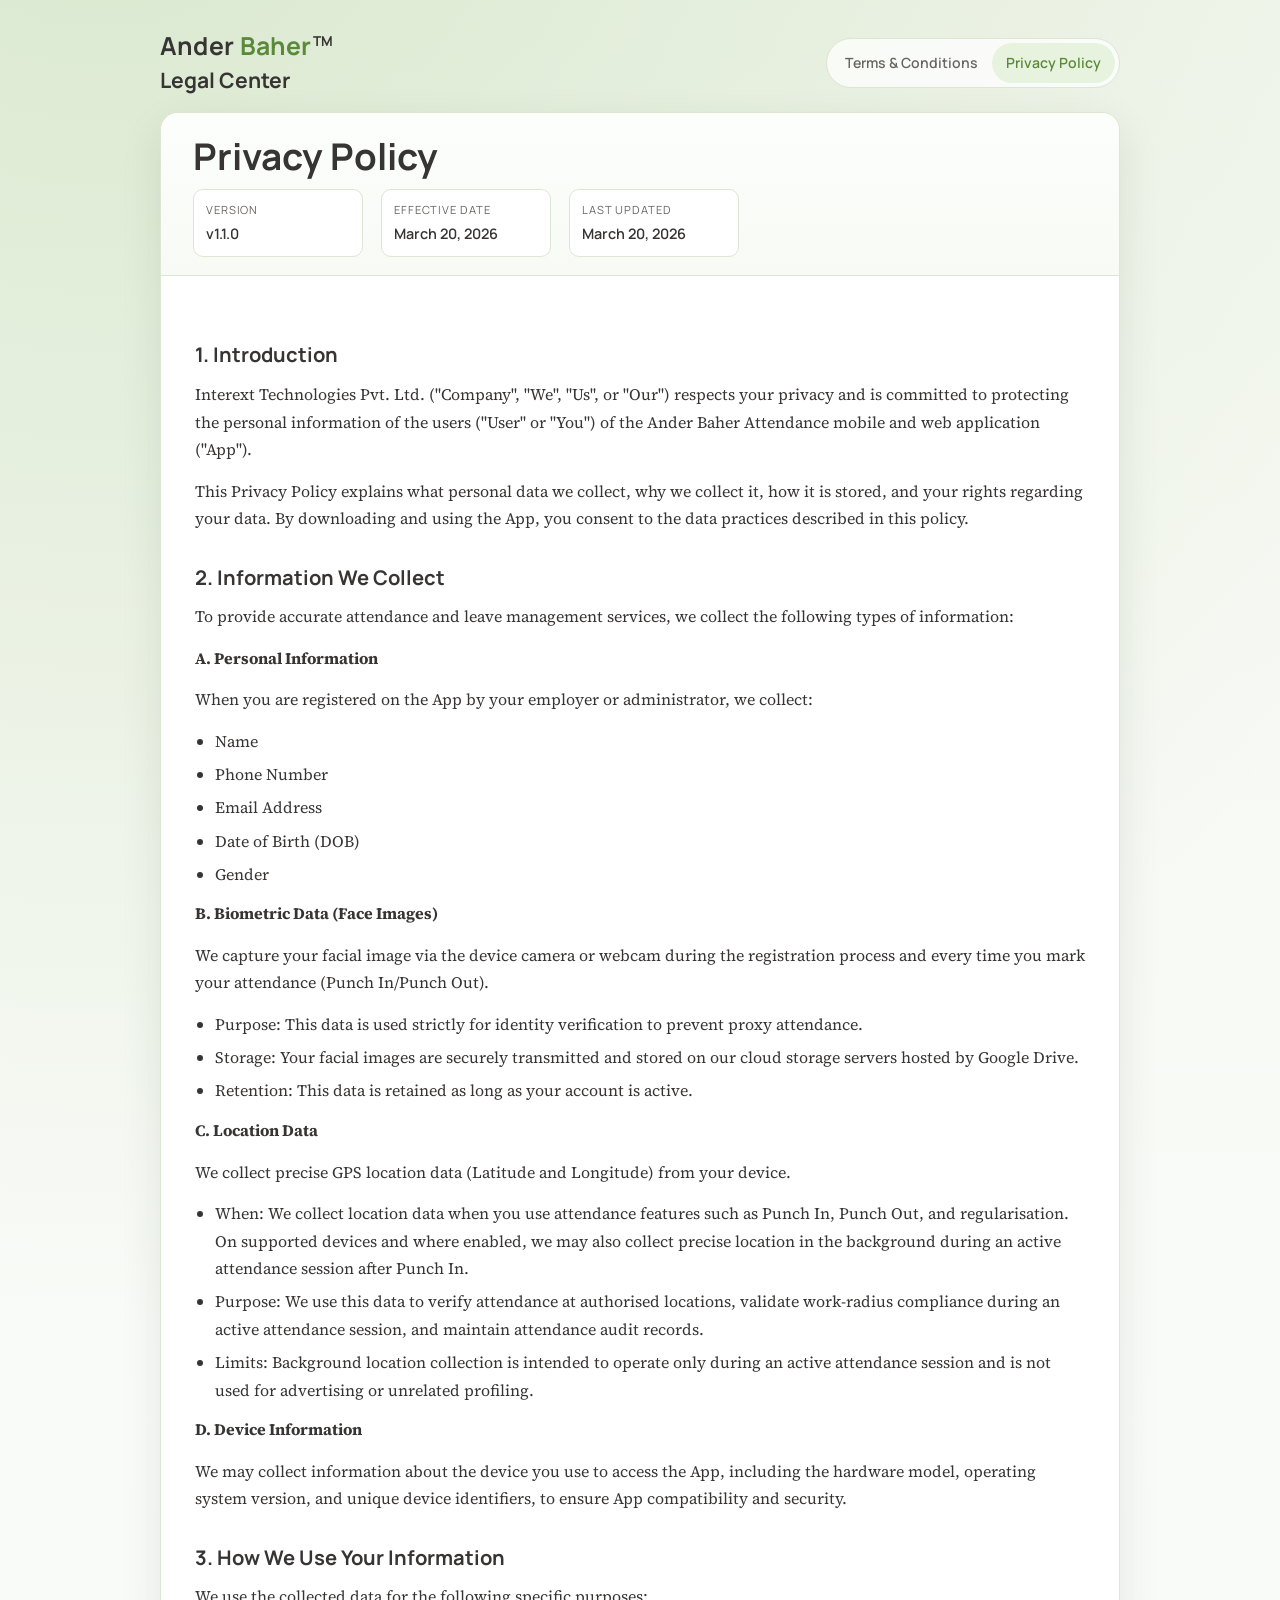
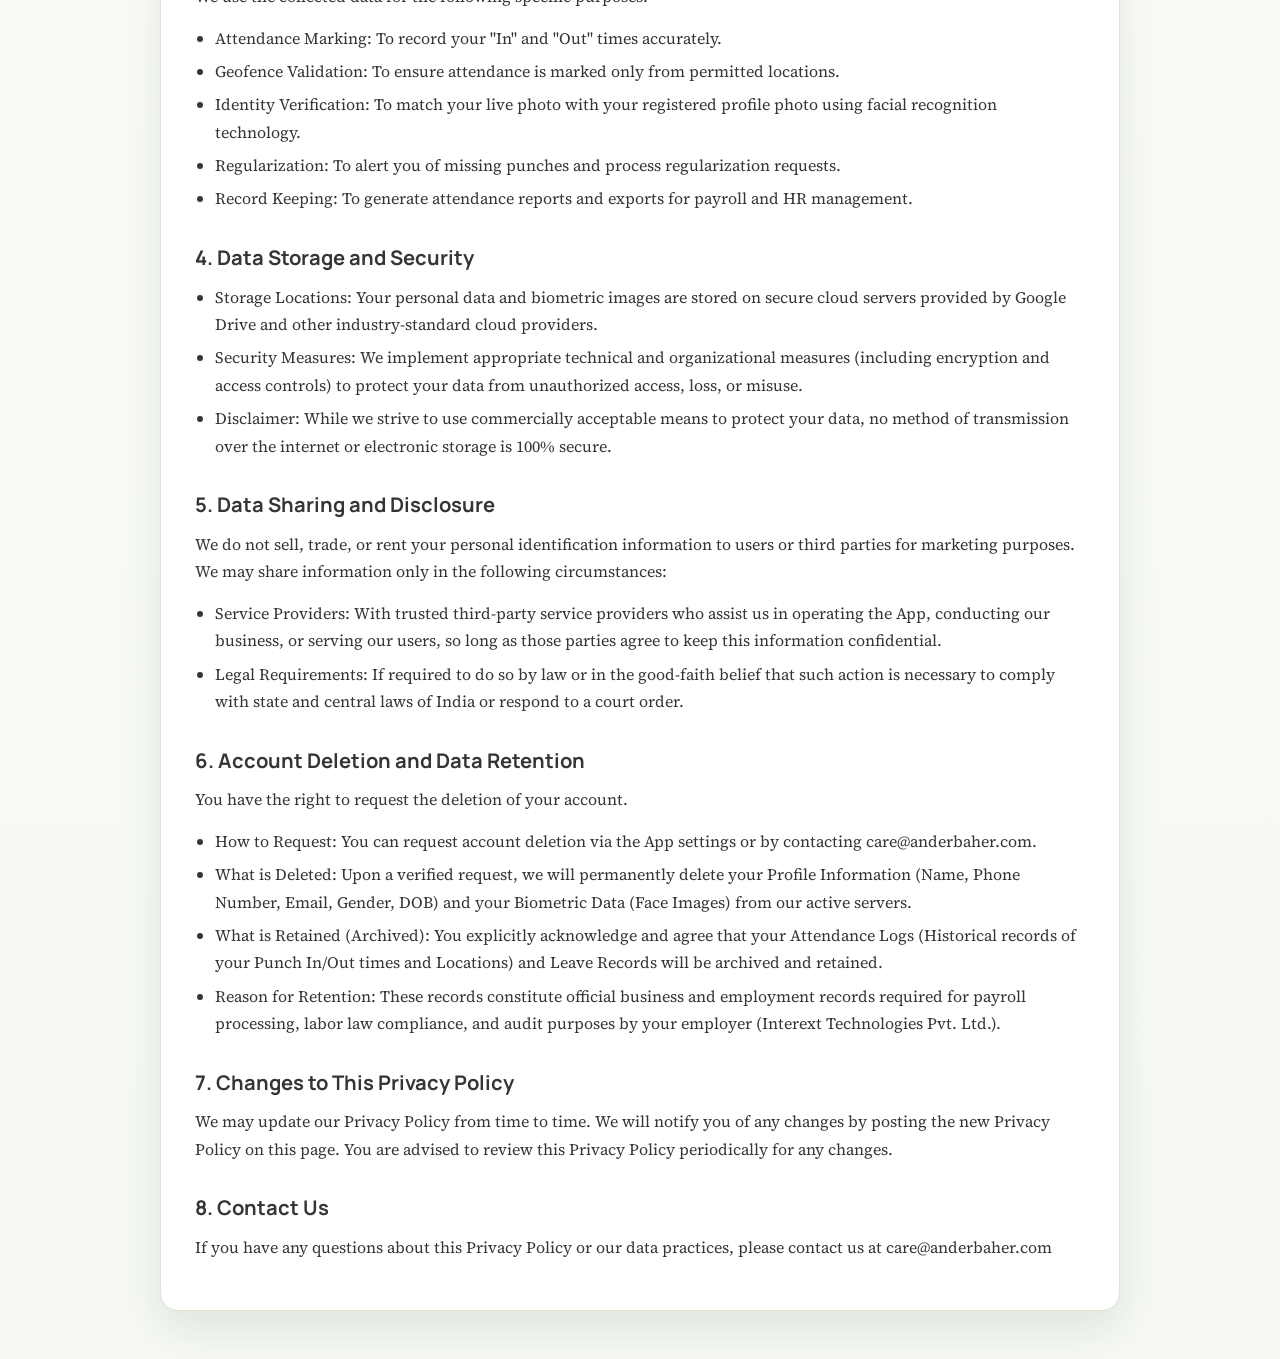
<file: ab-attendance/legal/archive/v1.1.0/privacy-policy.html>
<!doctype html>
<html lang="en">
<head>
  <meta charset="utf-8" />
  <meta name="viewport" content="width=device-width, initial-scale=1" />
  <title>Ander Baher™ Privacy Policy</title>
  <meta name="description" content="Privacy Policy for Ander Baher™" />
  <link rel="preconnect" href="https://fonts.googleapis.com" />
  <link rel="preconnect" href="https://fonts.gstatic.com" crossorigin />
  <link href="https://fonts.googleapis.com/css2?family=Manrope:wght@500;600;700&family=Source+Serif+4:opsz,wght@8..60,400;8..60,500;8..60,600&display=swap" rel="stylesheet" />
  <link rel="stylesheet" href="../../styles.css" />
</head>
<body>
  <main class="site-shell">
    <header class="top-bar">
      <div class="brand-block">
        <span class="brand-name">Ander <span class="brand-baher">Baher</span><sup>TM</sup></span>
        <span class="page-tag">Legal Center</span>
      </div>
      <nav class="tab-nav" aria-label="Legal pages">
        <a href="./terms-and-conditions.html">Terms & Conditions</a>
        <a href="./privacy-policy.html" aria-current="page">Privacy Policy</a>
      </nav>
    </header>

    <article class="legal-card">
      <section class="legal-head">
        <h1>Privacy Policy</h1>
        <div class="meta-row" aria-label="Document details">
          <div>
            <span class="meta-label">Version</span>
            <span class="meta-value">v1.1.0</span>
          </div>
          <div>
            <span class="meta-label">Effective Date</span>
            <span class="meta-value">March 20, 2026</span>
          </div>
          <div>
            <span class="meta-label">Last Updated</span>
            <span class="meta-value">March 20, 2026</span>
          </div>
        </div>
      </section>

      <section class="legal-body">
        <h2>1. Introduction</h2>
        <p>
          Interext Technologies Pvt. Ltd. ("Company", "We", "Us", or "Our") respects your privacy and is committed to protecting the personal information of the users ("User" or "You") of the Ander Baher Attendance mobile and web application ("App").
        </p>
        <p>
          This Privacy Policy explains what personal data we collect, why we collect it, how it is stored, and your rights regarding your data. By downloading and using the App, you consent to the data practices described in this policy.
        </p>

        <h2>2. Information We Collect</h2>
        <p>To provide accurate attendance and leave management services, we collect the following types of information:</p>

        <p><strong>A. Personal Information</strong></p>
        <p>When you are registered on the App by your employer or administrator, we collect:</p>
        <ul>
          <li>Name</li>
          <li>Phone Number</li>
          <li>Email Address</li>
          <li>Date of Birth (DOB)</li>
          <li>Gender</li>
        </ul>

        <p><strong>B. Biometric Data (Face Images)</strong></p>
        <p>
          We capture your facial image via the device camera or webcam during the registration process and every time you mark your attendance (Punch In/Punch Out).
        </p>
        <ul>
          <li>Purpose: This data is used strictly for identity verification to prevent proxy attendance.</li>
          <li>Storage: Your facial images are securely transmitted and stored on our cloud storage servers hosted by Google Drive.</li>
          <li>Retention: This data is retained as long as your account is active.</li>
        </ul>

        <p><strong>C. Location Data</strong></p>
        <p>We collect precise GPS location data (Latitude and Longitude) from your device.</p>
        <ul>
          <li>When: We collect location data when you use attendance features such as Punch In, Punch Out, and regularisation. On supported devices and where enabled, we may also collect precise location in the background during an active attendance session after Punch In.</li>
          <li>Purpose: We use this data to verify attendance at authorised locations, validate work-radius compliance during an active attendance session, and maintain attendance audit records.</li>
          <li>Limits: Background location collection is intended to operate only during an active attendance session and is not used for advertising or unrelated profiling.</li>
        </ul>

        <p><strong>D. Device Information</strong></p>
        <p>
          We may collect information about the device you use to access the App, including the hardware model, operating system version, and unique device identifiers, to ensure App compatibility and security.
        </p>

        <h2>3. How We Use Your Information</h2>
        <p>We use the collected data for the following specific purposes:</p>
        <ul>
          <li>Attendance Marking: To record your "In" and "Out" times accurately.</li>
          <li>Geofence Validation: To ensure attendance is marked only from permitted locations.</li>
          <li>Identity Verification: To match your live photo with your registered profile photo using facial recognition technology.</li>
          <li>Regularization: To alert you of missing punches and process regularization requests.</li>
          <li>Record Keeping: To generate attendance reports and exports for payroll and HR management.</li>
        </ul>

        <h2>4. Data Storage and Security</h2>
        <ul>
          <li>Storage Locations: Your personal data and biometric images are stored on secure cloud servers provided by Google Drive and other industry-standard cloud providers.</li>
          <li>Security Measures: We implement appropriate technical and organizational measures (including encryption and access controls) to protect your data from unauthorized access, loss, or misuse.</li>
          <li>Disclaimer: While we strive to use commercially acceptable means to protect your data, no method of transmission over the internet or electronic storage is 100% secure.</li>
        </ul>

        <h2>5. Data Sharing and Disclosure</h2>
        <p>
          We do not sell, trade, or rent your personal identification information to users or third parties for marketing purposes. We may share information only in the following circumstances:
        </p>
        <ul>
          <li>Service Providers: With trusted third-party service providers who assist us in operating the App, conducting our business, or serving our users, so long as those parties agree to keep this information confidential.</li>
          <li>Legal Requirements: If required to do so by law or in the good-faith belief that such action is necessary to comply with state and central laws of India or respond to a court order.</li>
        </ul>

        <h2>6. Account Deletion and Data Retention</h2>
        <p>You have the right to request the deletion of your account.</p>
        <ul>
          <li>How to Request: You can request account deletion via the App settings or by contacting care@anderbaher.com.</li>
          <li>What is Deleted: Upon a verified request, we will permanently delete your Profile Information (Name, Phone Number, Email, Gender, DOB) and your Biometric Data (Face Images) from our active servers.</li>
          <li>What is Retained (Archived): You explicitly acknowledge and agree that your Attendance Logs (Historical records of your Punch In/Out times and Locations) and Leave Records will be archived and retained.</li>
          <li>Reason for Retention: These records constitute official business and employment records required for payroll processing, labor law compliance, and audit purposes by your employer (Interext Technologies Pvt. Ltd.).</li>
        </ul>

        <h2>7. Changes to This Privacy Policy</h2>
        <p>
          We may update our Privacy Policy from time to time. We will notify you of any changes by posting the new Privacy Policy on this page. You are advised to review this Privacy Policy periodically for any changes.
        </p>

        <h2>8. Contact Us</h2>
        <p>
          If you have any questions about this Privacy Policy or our data practices, please contact us at care@anderbaher.com
        </p>
      </section>
    </article>
  </main>
</body>
</html>
</file>
<file: ab-attendance/help/contact-us.css>
:root {
  --primary: #70ad47;
  --primary-deep: #5a8a39;
  --soft-green: #dff3dd;
  --focus: #edf1ed;
  --yellow: #f6b825;
  --blue: #1978e5;
  --dark: #373534;
  --grey: #7d8179;
  --surface: #ffffff;
  --line: #d4e3d0;
  --shadow: 0 22px 48px rgba(66, 92, 48, 0.12);
}

*,
*::before,
*::after {
  box-sizing: border-box;
}

body {
  margin: 0;
  min-height: 100vh;
  font-family: "Manrope", sans-serif;
  color: var(--dark);
  background:
    radial-gradient(circle at top right, rgba(246, 184, 37, 0.15), transparent 22%),
    linear-gradient(180deg, #f7fbf4 0%, var(--soft-green) 100%);
}

.page {
  width: min(760px, calc(100vw - 32px));
  margin: 0 auto;
  min-height: 100vh;
  display: grid;
  place-items: center;
  padding: 28px 0;
}

.card {
  width: 100%;
  text-align: center;
  background: var(--surface);
  border: 1px solid var(--line);
  border-radius: 30px;
  box-shadow: var(--shadow);
  padding: clamp(24px, 4vw, 38px);
}

.brand {
  margin-bottom: 18px;
}

.brand-wordmark {
  display: inline-block;
  font-size: clamp(1.75rem, 4vw, 2.2rem);
  font-weight: 800;
  line-height: 1;
  letter-spacing: -0.04em;
  color: var(--dark);
}

.brand-wordmark .brand-baher {
  color: var(--primary);
}

.brand-wordmark sup {
  font-size: 0.36em;
  line-height: 0;
  vertical-align: super;
  color: var(--dark);
  margin-left: 1px;
}

.art {
  width: min(100%, 420px);
  margin: 0 auto 18px;
}

.art img {
  display: block;
  width: 100%;
  height: auto;
}

h1 {
  margin: 0 0 12px;
  font-size: clamp(1.8rem, 4vw, 2.4rem);
  line-height: 1.18;
  color: var(--dark);
}

.error-text {
  margin: 0 auto 22px;
  max-width: 48ch;
  color: var(--grey);
  font-size: 1rem;
  line-height: 1.75;
}

.contact-block {
  display: block;
  width: min(100%, 480px);
  margin: 0 auto;
  padding: 20px 18px;
  border: 1px solid var(--line);
  border-radius: 20px;
  background: var(--focus);
}

.contact-link-block {
  text-decoration: none;
  transition:
    transform 0.18s ease,
    box-shadow 0.18s ease,
    border-color 0.18s ease,
    background-color 0.18s ease;
}

.contact-link-block:hover,
.contact-link-block:focus-visible {
  transform: translateY(-1px);
  border-color: rgba(112, 173, 71, 0.34);
  background: #f6faf2;
  box-shadow: 0 14px 28px rgba(66, 92, 48, 0.08);
}

.contact-title {
  margin: 0 0 8px;
  color: var(--primary-deep);
  font-size: 1.05rem;
  font-weight: 800;
  letter-spacing: 0.02em;
}

.contact-copy {
  margin: 0 0 12px;
  color: var(--grey);
  line-height: 1.75;
}

.email-link {
  display: inline-block;
  color: var(--primary-deep);
  font-weight: 800;
  font-size: 1rem;
  text-decoration: none;
  border-bottom: 2px solid rgba(112, 173, 71, 0.28);
  padding-bottom: 2px;
  transition: color 0.18s ease, border-color 0.18s ease;
}

.email-link:hover,
.email-link:focus-visible {
  color: var(--primary);
  border-color: var(--primary);
}

@media (max-width: 640px) {
  .page {
    width: min(100vw - 18px, 760px);
    padding: 18px 0;
  }

  .card {
    border-radius: 24px;
    padding: 22px 16px 24px;
  }
}
</file>
<file: ab-attendance/legal/styles.css>
﻿:root {
  --primary: #70ad47;
  --primary-soft: #e8f3df;
  --accent: #5a8a39;
  --text: #373534;
  --text-soft: #686663;
  --surface: #ffffff;
  --surface-alt: #f7faf5;
  --border: #dbe6d3;
  --shadow: 0 16px 42px rgba(40, 56, 32, 0.1);
}

*,
*::before,
*::after {
  box-sizing: border-box;
}

body {
  margin: 0;
  font-family: "Source Serif 4", serif;
  color: var(--text);
  background:
    radial-gradient(circle at 8% -6%, rgba(112, 173, 71, 0.2), transparent 45%),
    linear-gradient(180deg, #f4f7f0 0%, #f9fbf8 48%, #f5f8f3 100%);
  line-height: 1.72;
}

.site-shell {
  width: min(960px, 92vw);
  margin: 32px auto 48px;
}

.top-bar {
  display: flex;
  justify-content: space-between;
  gap: 16px;
  align-items: center;
  margin-bottom: 18px;
}

.brand-block {
  font-family: "Manrope", sans-serif;
}

.brand-name {
  display: block;
  font-size: clamp(1.2rem, 2.4vw, 1.55rem);
  font-weight: 700;
  line-height: 1.1;
  letter-spacing: 0.01em;
  color: var(--text);
}

.brand-name .brand-baher {
  color: var(--accent);
}

.brand-name sup {
  font-size: 0.55em;
  line-height: 0;
  vertical-align: super;
  margin-left: 1px;
}

.page-tag {
  display: block;
  margin-top: 8px;
  font-size: clamp(1.05rem, 2.1vw, 1.32rem);
  font-weight: 700;
  line-height: 1.25;
}

.tab-nav {
  display: inline-flex;
  border: 1px solid var(--border);
  border-radius: 999px;
  background: rgba(255, 255, 255, 0.76);
  padding: 4px;
}

.tab-nav a {
  text-decoration: none;
  font-family: "Manrope", sans-serif;
  font-size: 0.88rem;
  font-weight: 600;
  color: var(--text-soft);
  padding: 8px 14px;
  border-radius: 999px;
}

.tab-nav a[aria-current="page"] {
  background: var(--primary-soft);
  color: var(--accent);
}

.legal-card {
  background: var(--surface);
  border: 1px solid var(--border);
  border-radius: 18px;
  box-shadow: var(--shadow);
  overflow: hidden;
}

.legal-head {
  padding: 22px clamp(16px, 4vw, 32px) 18px;
  background: linear-gradient(180deg, #fcfefb, var(--surface-alt));
  border-bottom: 1px solid var(--border);
}

h1,
h2,
.meta-label {
  font-family: "Manrope", sans-serif;
}

h1 {
  margin: 0 0 12px;
  font-size: clamp(1.75rem, 3.6vw, 2.3rem);
  line-height: 1.16;
}

.meta-row {
  display: flex;
  flex-wrap: wrap;
  gap: 12px 18px;
}

.meta-row div {
  background: #fff;
  border: 1px solid var(--border);
  border-radius: 10px;
  padding: 10px 12px;
  min-width: 170px;
}

.meta-label {
  display: block;
  font-size: 0.7rem;
  letter-spacing: 0.08em;
  text-transform: uppercase;
  color: var(--text-soft);
}

.meta-value {
  display: block;
  margin-top: 2px;
  font-family: "Manrope", sans-serif;
  font-size: 0.9rem;
  font-weight: 600;
}

.legal-body {
  padding: clamp(20px, 4vw, 34px);
}

.legal-body p {
  margin: 0 0 14px;
}

h2 {
  margin: 28px 0 8px;
  font-size: clamp(1.08rem, 2.4vw, 1.26rem);
}

ul {
  margin: 0 0 12px;
  padding-left: 1.25rem;
}

li + li {
  margin-top: 0.36rem;
}

a {
  color: var(--accent);
}

@media (max-width: 720px) {
  .site-shell {
    width: min(980px, 94vw);
    margin-top: 22px;
  }

  .top-bar {
    flex-direction: column;
    align-items: flex-start;
  }

  .tab-nav {
    width: 100%;
  }

  .tab-nav a {
    flex: 1 1 50%;
    text-align: center;
  }

  .meta-row div {
    flex: 1 1 100%;
    min-width: 0;
  }
}

@media print {
  body {
    background: #fff;
  }

  .site-shell {
    width: auto;
    margin: 0;
  }

  .top-bar {
    display: none;
  }

  .legal-card {
    border: 0;
    box-shadow: none;
  }

  .legal-head {
    background: #fff;
  }
}
</file>
